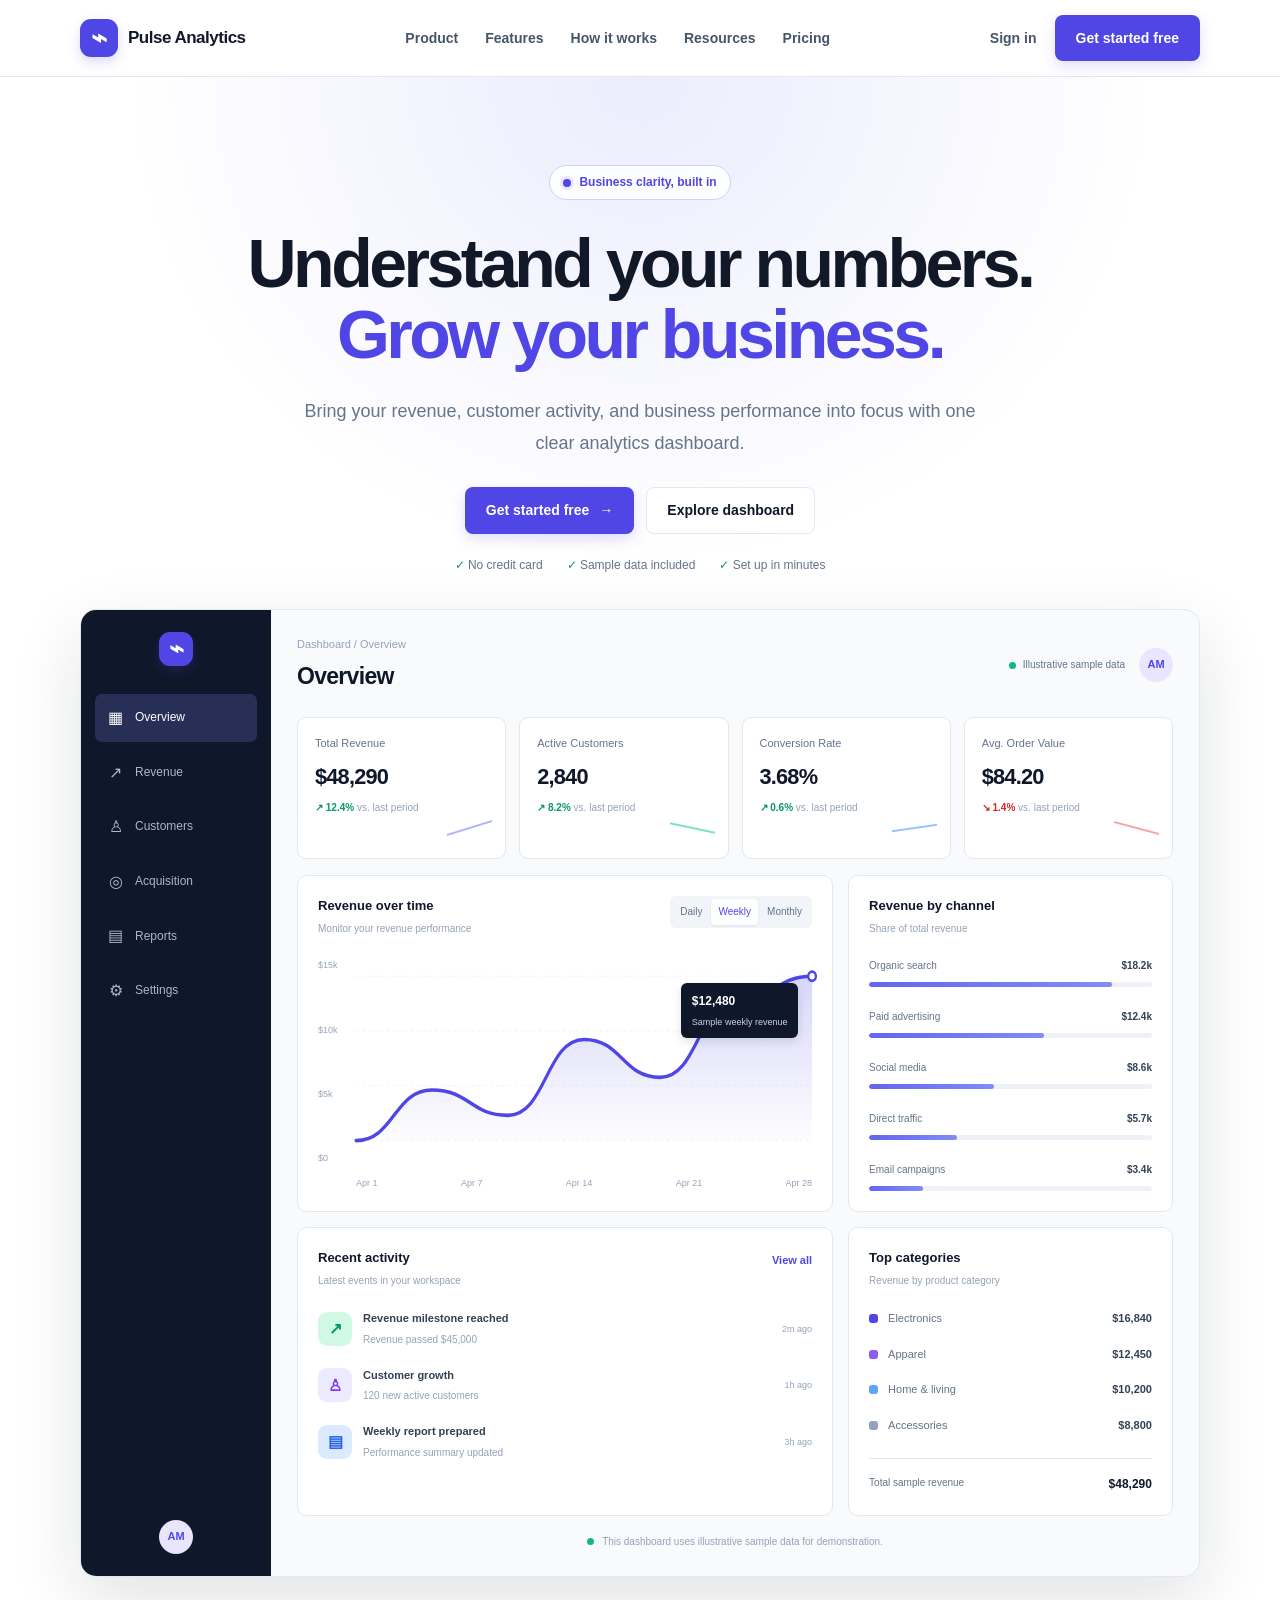
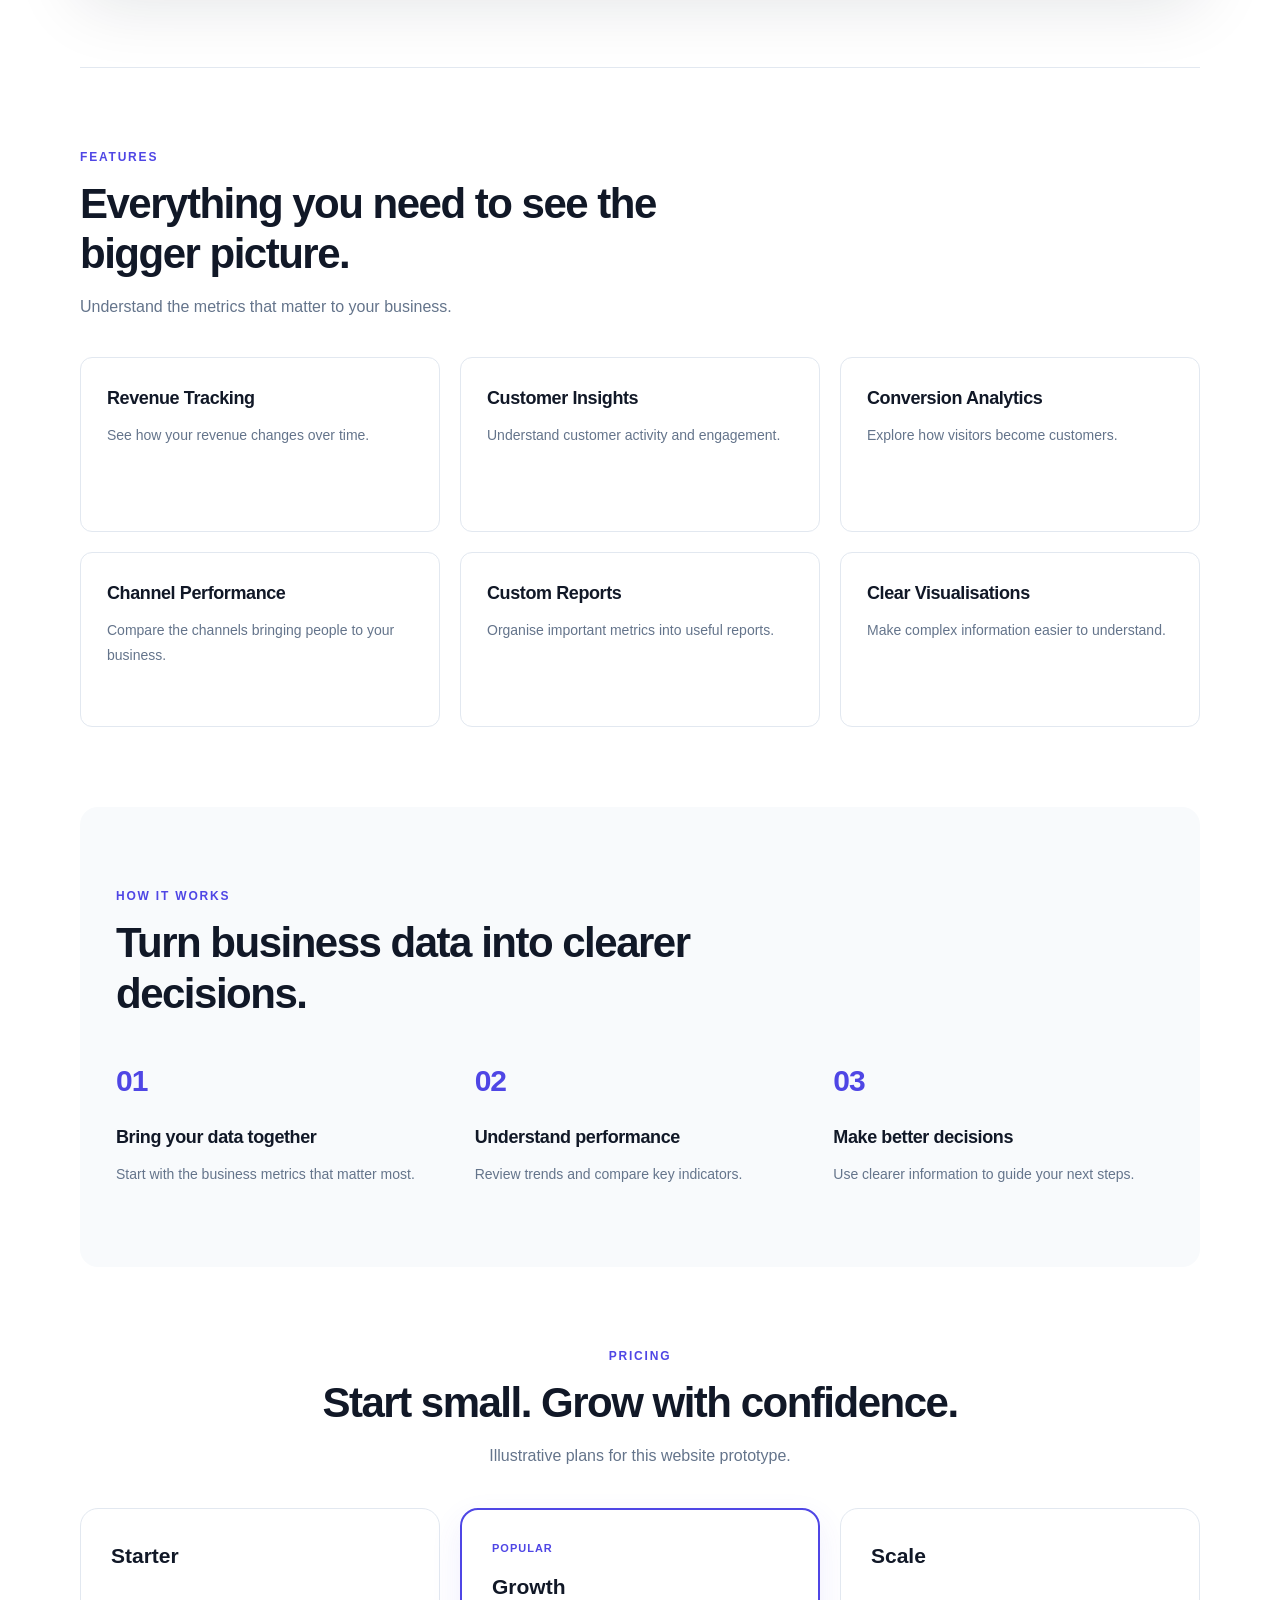
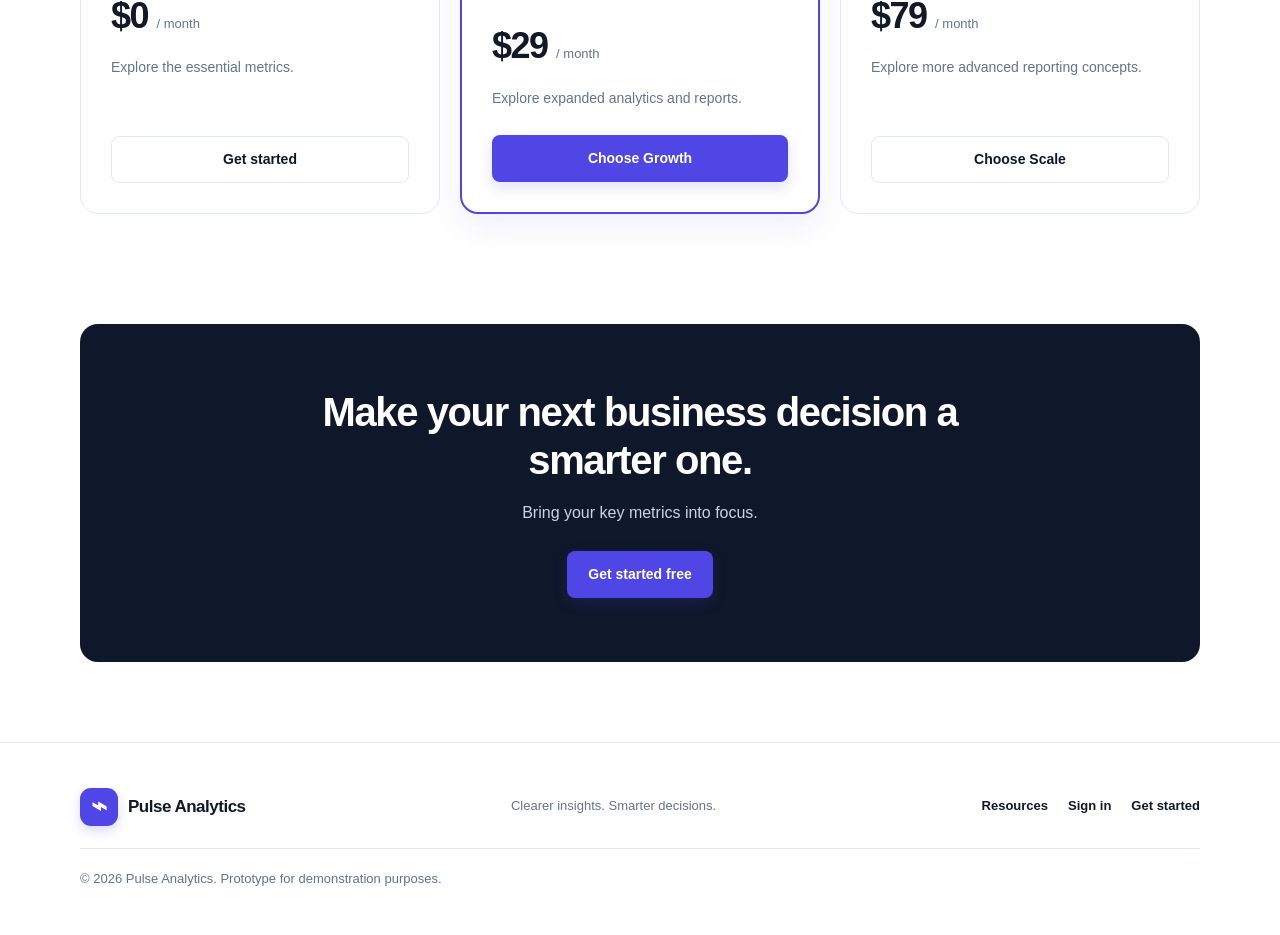
<file: index.html>
<!doctype html>
<html lang="en">
  <head>
    <meta charset="UTF-8" />
    <meta name="viewport" content="width=device-width, initial-scale=1.0" />
    <meta
      name="description"
      content="Pulse Analytics helps businesses understand revenue, customers, and performance through clear analytics."
    />

    <title>Pulse Analytics | Understand Your Numbers</title>

    <link rel="stylesheet" href="style.css" />
    <script src="script.js" defer></script>
  </head>

  <body>
    <header class="site-header">
      <nav class="navbar container" aria-label="Main navigation">
        <a href="index.html" class="brand">
          <span class="brand-icon" aria-hidden="true">⌁</span>
          <span>Pulse Analytics</span>
        </a>

        <button
          class="menu-toggle"
          type="button"
          aria-label="Open navigation menu"
          aria-expanded="false"
          aria-controls="primary-navigation"
        >
          <span></span>
          <span></span>
          <span></span>
        </button>

        <div class="nav-links" id="primary-navigation">
          <a href="#product">Product</a>
          <a href="#features">Features</a>
          <a href="#how-it-works">How it works</a>
          <a href="resources/index.html">Resources</a>
          <a href="#pricing">Pricing</a>
        </div>

        <div class="nav-actions">
          <a href="login.html" class="sign-in-link" target="_blank" rel="noopener noreferrer">Sign in</a>
          <a href="signup.html" class="button button-primary" target="_blank" rel="noopener noreferrer">
            Get started free
          </a>
        </div>
      </nav>
    </header>

    <main>
      <section class="hero container" id="product">
        <div class="hero-badge">
          <span class="status-dot" aria-hidden="true"></span>
          Business clarity, built in
        </div>

        <h1>
          Understand your numbers.
          <span>Grow your business.</span>
        </h1>

        <p class="hero-description">
          Bring your revenue, customer activity, and business performance into
          focus with one clear analytics dashboard.
        </p>

        <div class="hero-actions">
          <a href="signup.html" class="button button-primary" target="_blank" rel="noopener noreferrer">
            Get started free <span aria-hidden="true">→</span>
          </a>

          <a href="#dashboard" class="button button-secondary">
            Explore dashboard
          </a>
        </div>

        <div class="hero-benefits">
          <span>✓ No credit card</span>
          <span>✓ Sample data included</span>
          <span>✓ Set up in minutes</span>
        </div>
      </section>

      <section class="dashboard-section container" id="dashboard">
        <div class="dashboard-app">
          <!-- Dashboard sidebar -->
          <aside class="dashboard-sidebar" aria-label="Dashboard navigation">
            <a
              href="#dashboard"
              class="dashboard-brand"
              aria-label="Pulse dashboard"
            >
              <span class="brand-icon">⌁</span>
            </a>

            <nav class="dashboard-nav">
              <a
                href="#overview"
                class="dashboard-nav-link active"
                data-view="Overview"
                aria-current="page"
              >
                <span>▦</span><span class="sidebar-label">Overview</span>
              </a>
              <a href="#revenue" class="dashboard-nav-link" data-view="Revenue">
                <span>↗</span><span class="sidebar-label">Revenue</span>
              </a>
              <a
                href="#customers"
                class="dashboard-nav-link"
                data-view="Customers"
              >
                <span>♙</span><span class="sidebar-label">Customers</span>
              </a>
              <a
                href="#acquisition"
                class="dashboard-nav-link"
                data-view="Acquisition"
              >
                <span>◎</span><span class="sidebar-label">Acquisition</span>
              </a>
              <a href="#reports" class="dashboard-nav-link" data-view="Reports">
                <span>▤</span><span class="sidebar-label">Reports</span>
              </a>
              <a
                href="#settings"
                class="dashboard-nav-link"
                data-view="Settings"
              >
                <span>⚙</span><span class="sidebar-label">Settings</span>
              </a>
            </nav>

            <div class="sidebar-bottom">
              <span class="sidebar-avatar">AM</span>
            </div>
          </aside>

          <!-- Main dashboard -->
          <div class="dashboard-main" id="overview">
            <div class="dashboard-topbar">
              <div>
                <p class="dashboard-breadcrumb">Dashboard / Overview</p>
                <h2 class="dashboard-title" id="dashboard-heading">Overview</h2>
              </div>

              <div class="dashboard-topbar-actions">
                <span class="sample-data-label">
                  <span class="sample-data-dot"></span>
                  Illustrative sample data
                </span>

                <button
                  class="dashboard-avatar"
                  type="button"
                  aria-label="Sample account: Alex Morgan"
                >
                  AM
                </button>
              </div>
            </div>

            <!-- KPI cards -->
            <div class="kpi-grid">
              <article class="kpi-card">
                <p class="kpi-label">Total Revenue</p>
                <h3 class="kpi-value">$48,290</h3>
                <p class="kpi-change positive">
                  ↗ 12.4% <span>vs. last period</span>
                </p>
                <div
                  class="kpi-sparkline sparkline-one"
                  aria-hidden="true"
                ></div>
              </article>

              <article class="kpi-card" id="customers">
                <p class="kpi-label">Active Customers</p>
                <h3 class="kpi-value">2,840</h3>
                <p class="kpi-change positive">
                  ↗ 8.2% <span>vs. last period</span>
                </p>
                <div
                  class="kpi-sparkline sparkline-two"
                  aria-hidden="true"
                ></div>
              </article>

              <article class="kpi-card">
                <p class="kpi-label">Conversion Rate</p>
                <h3 class="kpi-value">3.68%</h3>
                <p class="kpi-change positive">
                  ↗ 0.6% <span>vs. last period</span>
                </p>
                <div
                  class="kpi-sparkline sparkline-three"
                  aria-hidden="true"
                ></div>
              </article>

              <article class="kpi-card">
                <p class="kpi-label">Avg. Order Value</p>
                <h3 class="kpi-value">$84.20</h3>
                <p class="kpi-change negative">
                  ↘ 1.4% <span>vs. last period</span>
                </p>
                <div
                  class="kpi-sparkline sparkline-four"
                  aria-hidden="true"
                ></div>
              </article>
            </div>

            <!-- Charts -->
            <div class="dashboard-chart-grid">
              <article class="dashboard-panel revenue-panel" id="revenue">
                <div class="panel-header">
                  <div>
                    <h3>Revenue over time</h3>
                    <p>Monitor your revenue performance</p>
                  </div>

                  <div class="chart-periods" aria-label="Revenue chart period">
                    <button type="button" data-period="daily">Daily</button>
                    <button
                      type="button"
                      data-period="weekly"
                      class="selected"
                      aria-pressed="true"
                    >
                      Weekly
                    </button>
                    <button
                      type="button"
                      data-period="monthly"
                      aria-pressed="false"
                    >
                      Monthly
                    </button>
                  </div>
                </div>

                <div class="revenue-chart-wrap">
                  <div class="chart-y-labels" aria-hidden="true">
                    <span>$15k</span>
                    <span>$10k</span>
                    <span>$5k</span>
                    <span>$0</span>
                  </div>

                  <div class="revenue-chart">
                    <svg
                      id="revenue-chart"
                      viewBox="0 0 600 230"
                      role="img"
                      aria-label="Illustrative revenue line chart for the selected period"
                      preserveAspectRatio="none"
                    >
                      <defs>
                        <linearGradient
                          id="revenue-fill"
                          x1="0"
                          y1="0"
                          x2="0"
                          y2="1"
                        >
                          <stop
                            offset="0%"
                            stop-color="#4f46e5"
                            stop-opacity="0.22"
                          />
                          <stop
                            offset="100%"
                            stop-color="#4f46e5"
                            stop-opacity="0.01"
                          />
                        </linearGradient>
                      </defs>

                      <g class="chart-grid-lines">
                        <line x1="0" y1="20" x2="600" y2="20" />
                        <line x1="0" y1="80" x2="600" y2="80" />
                        <line x1="0" y1="140" x2="600" y2="140" />
                        <line x1="0" y1="200" x2="600" y2="200" />
                      </g>

                      <path
                        id="revenue-area"
                        d="M0,165 C40,155 45,120 90,135 S145,165 195,110 S260,145 315,120 S370,65 420,90 S480,55 520,65 S570,35 600,40 L600,200 L0,200 Z"
                        fill="url(#revenue-fill)"
                      />

                      <path
                        id="revenue-line"
                        d="M0,165 C40,155 45,120 90,135 S145,165 195,110 S260,145 315,120 S370,65 420,90 S480,55 520,65 S570,35 600,40"
                        fill="none"
                        stroke="#4f46e5"
                        stroke-width="4"
                        stroke-linecap="round"
                        stroke-linejoin="round"
                      />

                      <circle
                        id="revenue-point"
                        cx="600"
                        cy="40"
                        r="5"
                        fill="#ffffff"
                        stroke="#4f46e5"
                        stroke-width="3"
                      />
                    </svg>

                    <div class="chart-tooltip" id="chart-tooltip">
                      <strong>$12,480</strong>
                      <span>Sample revenue</span>
                    </div>
                  </div>

                  <div class="chart-x-labels" id="chart-x-labels">
                    <span>Apr 1</span>
                    <span>Apr 7</span>
                    <span>Apr 14</span>
                    <span>Apr 21</span>
                    <span>Apr 28</span>
                  </div>
                </div>
              </article>

              <article class="dashboard-panel channel-panel" id="acquisition">
                <div class="panel-header">
                  <div>
                    <h3>Revenue by channel</h3>
                    <p>Share of total revenue</p>
                  </div>
                </div>

                <div class="channel-list">
                  <div class="channel-item">
                    <div class="channel-info">
                      <span>Organic search</span>
                      <strong>$18.2k</strong>
                    </div>
                    <div class="channel-track">
                      <span style="width: 86%"></span>
                    </div>
                  </div>

                  <div class="channel-item">
                    <div class="channel-info">
                      <span>Paid advertising</span>
                      <strong>$12.4k</strong>
                    </div>
                    <div class="channel-track">
                      <span style="width: 62%"></span>
                    </div>
                  </div>

                  <div class="channel-item">
                    <div class="channel-info">
                      <span>Social media</span>
                      <strong>$8.6k</strong>
                    </div>
                    <div class="channel-track">
                      <span style="width: 44%"></span>
                    </div>
                  </div>

                  <div class="channel-item">
                    <div class="channel-info">
                      <span>Direct traffic</span>
                      <strong>$5.7k</strong>
                    </div>
                    <div class="channel-track">
                      <span style="width: 31%"></span>
                    </div>
                  </div>

                  <div class="channel-item">
                    <div class="channel-info">
                      <span>Email campaigns</span>
                      <strong>$3.4k</strong>
                    </div>
                    <div class="channel-track">
                      <span style="width: 19%"></span>
                    </div>
                  </div>
                </div>
              </article>

              <!-- Recent activity -->
              <article class="dashboard-panel activity-panel" id="reports">
                <div class="panel-header">
                  <div>
                    <h3>Recent activity</h3>
                    <p>Latest events in your workspace</p>
                  </div>
                  <button
                    type="button"
                    class="panel-text-button"
                    id="view-activity"
                  >
                    View all
                  </button>
                </div>

                <div class="activity-list">
                  <div class="activity-item">
                    <span class="activity-icon activity-green">↗</span>
                    <div class="activity-copy">
                      <strong>Revenue milestone reached</strong>
                      <span>Revenue passed $45,000</span>
                    </div>
                    <time>2m ago</time>
                  </div>

                  <div class="activity-item">
                    <span class="activity-icon activity-purple">♙</span>
                    <div class="activity-copy">
                      <strong>Customer growth</strong>
                      <span>120 new active customers</span>
                    </div>
                    <time>1h ago</time>
                  </div>

                  <div class="activity-item">
                    <span class="activity-icon activity-blue">▤</span>
                    <div class="activity-copy">
                      <strong>Weekly report prepared</strong>
                      <span>Performance summary updated</span>
                    </div>
                    <time>3h ago</time>
                  </div>
                </div>

                <p
                  class="activity-feedback"
                  id="activity-feedback"
                  aria-live="polite"
                ></p>
              </article>

              <!-- Top categories -->
              <article class="dashboard-panel categories-panel">
                <div class="panel-header">
                  <div>
                    <h3>Top categories</h3>
                    <p>Revenue by product category</p>
                  </div>
                </div>

                <div class="category-list">
                  <div class="category-item">
                    <span class="category-color category-indigo"></span>
                    <span class="category-name">Electronics</span>
                    <strong>$16,840</strong>
                  </div>

                  <div class="category-item">
                    <span class="category-color category-violet"></span>
                    <span class="category-name">Apparel</span>
                    <strong>$12,450</strong>
                  </div>

                  <div class="category-item">
                    <span class="category-color category-blue"></span>
                    <span class="category-name">Home & living</span>
                    <strong>$10,200</strong>
                  </div>

                  <div class="category-item">
                    <span class="category-color category-slate"></span>
                    <span class="category-name">Accessories</span>
                    <strong>$8,800</strong>
                  </div>
                </div>

                <div class="category-total">
                  <span>Total sample revenue</span>
                  <strong>$48,290</strong>
                </div>
              </article>
            </div>

            <div class="dashboard-footer-note">
              <span class="sample-data-dot"></span>
              This dashboard uses illustrative sample data for demonstration.
            </div>
          </div>
        </div>
      </section>

      <section class="features-section container" id="features">
        <p class="section-eyebrow">FEATURES</p>
        <h2>Everything you need to see the bigger picture.</h2>
        <p class="section-description">
          Understand the metrics that matter to your business.
        </p>

        <div class="feature-grid">
          <article class="feature-card">
            <h3>Revenue Tracking</h3>
            <p>See how your revenue changes over time.</p>
          </article>

          <article class="feature-card">
            <h3>Customer Insights</h3>
            <p>Understand customer activity and engagement.</p>
          </article>

          <article class="feature-card">
            <h3>Conversion Analytics</h3>
            <p>Explore how visitors become customers.</p>
          </article>

          <article class="feature-card">
            <h3>Channel Performance</h3>
            <p>Compare the channels bringing people to your business.</p>
          </article>

          <article class="feature-card">
            <h3>Custom Reports</h3>
            <p>Organise important metrics into useful reports.</p>
          </article>

          <article class="feature-card">
            <h3>Clear Visualisations</h3>
            <p>Make complex information easier to understand.</p>
          </article>
        </div>
      </section>

      <section class="how-section container" id="how-it-works">
        <p class="section-eyebrow">HOW IT WORKS</p>
        <h2>Turn business data into clearer decisions.</h2>

        <div class="steps-grid">
          <article class="step-card">
            <span class="step-number">01</span>
            <h3>Bring your data together</h3>
            <p>Start with the business metrics that matter most.</p>
          </article>

          <article class="step-card">
            <span class="step-number">02</span>
            <h3>Understand performance</h3>
            <p>Review trends and compare key indicators.</p>
          </article>

          <article class="step-card">
            <span class="step-number">03</span>
            <h3>Make better decisions</h3>
            <p>Use clearer information to guide your next steps.</p>
          </article>
        </div>
      </section>

      <section class="pricing-section container" id="pricing">
        <p class="section-eyebrow">PRICING</p>
        <h2>Start small. Grow with confidence.</h2>
        <p class="section-description">
          Illustrative plans for this website prototype.
        </p>

        <div class="pricing-grid">
          <article class="pricing-card">
            <h3>Starter</h3>
            <p class="price">$0 <span>/ month</span></p>
            <p>Explore the essential metrics.</p>
            <a href="signup.html" class="button button-secondary" target="_blank" rel="noopener noreferrer">
              Get started
            </a>
          </article>

          <article class="pricing-card pricing-card-featured">
            <p class="plan-label">POPULAR</p>
            <h3>Growth</h3>
            <p class="price">$29 <span>/ month</span></p>
            <p>Explore expanded analytics and reports.</p>
            <a href="signup.html" class="button button-primary" target="_blank" rel="noopener noreferrer">
              Choose Growth
            </a>
          </article>

          <article class="pricing-card">
            <h3>Scale</h3>
            <p class="price">$79 <span>/ month</span></p>
            <p>Explore more advanced reporting concepts.</p>
            <a href="signup.html" class="button button-secondary" target="_blank" rel="noopener noreferrer">
              Choose Scale
            </a>
          </article>
        </div>
      </section>

      <section class="final-cta container">
        <h2>Make your next business decision a smarter one.</h2>
        <p>Bring your key metrics into focus.</p>
        <a href="signup.html" class="button button-primary" target="_blank" rel="noopener noreferrer">
          Get started free
        </a>
      </section>
    </main>

    <footer class="site-footer">
      <div class="container footer-content">
        <a href="index.html" class="brand">
          <span class="brand-icon" aria-hidden="true">⌁</span>
          <span>Pulse Analytics</span>
        </a>

        <p>Clearer insights. Smarter decisions.</p>

        <div class="footer-links">
          <a href="resources/index.html">Resources</a>
          <a href="login.html" target="_blank" rel="noopener noreferrer">Sign in</a>
          <a href="signup.html" target="_blank" rel="noopener noreferrer">Get started</a>
        </div>

        <p class="copyright">
          © <span id="current-year"></span> Pulse Analytics. Prototype for
          demonstration purposes.
        </p>
      </div>
    </footer>
  </body>
</html>
</file>
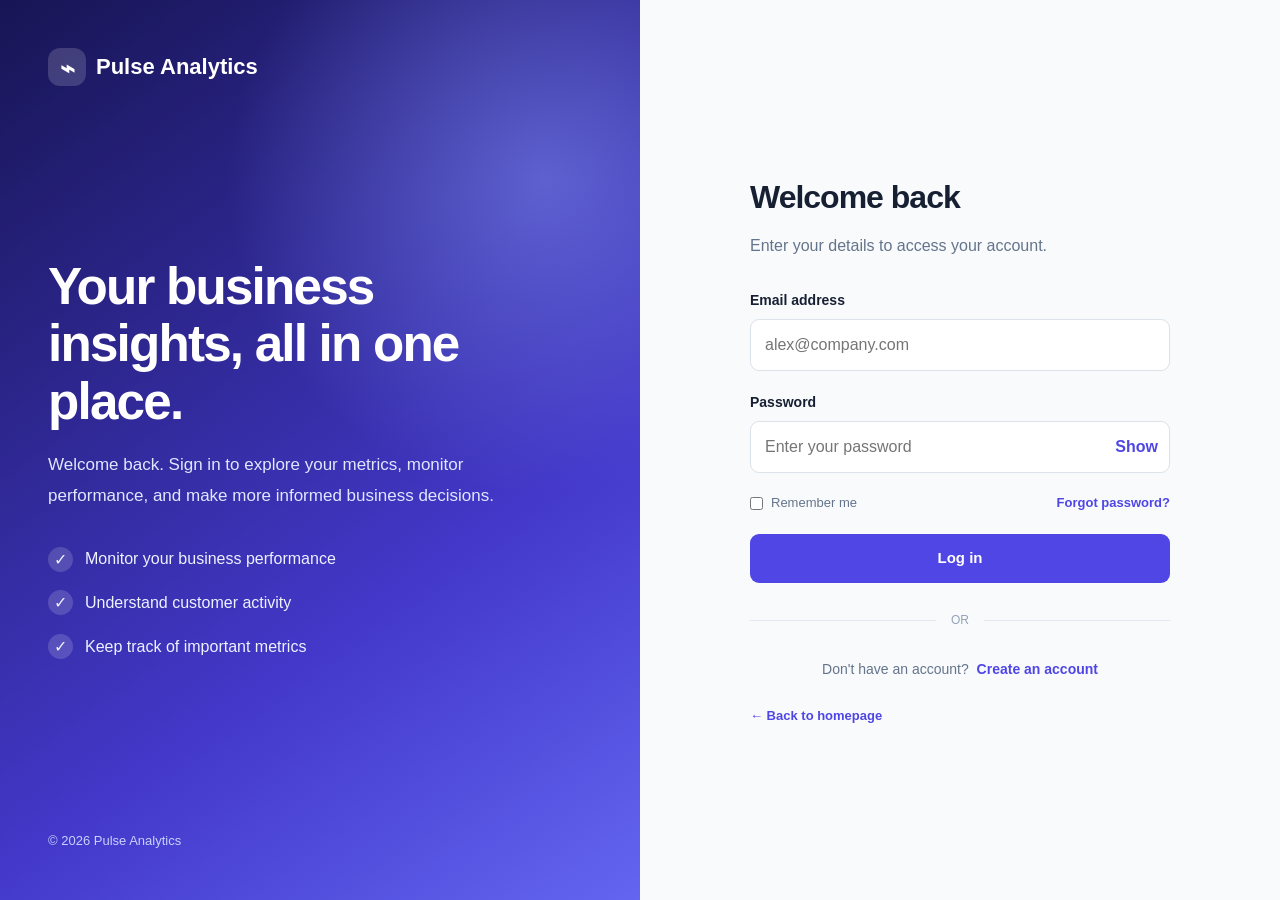
<file: login.html>
<!DOCTYPE html>
<html lang="en">
  <head>
    <meta charset="UTF-8" />
    <meta name="viewport" content="width=device-width, initial-scale=1.0" />

    <meta
      name="description"
      content="Log in to your Pulse Analytics account."
    />

    <title>Log In | Pulse Analytics</title>

    <link rel="stylesheet" href="style.css" />

    <style>
      * {
        box-sizing: border-box;
      }

      body {
        margin: 0;
        font-family: Arial, Helvetica, sans-serif;
        background: #f8fafc;
        color: #172033;
      }

      .auth-page {
        min-height: 100vh;
        display: grid;
        grid-template-columns: 1fr 1fr;
      }

      /* Left promotional panel */

      .auth-visual {
        display: flex;
        flex-direction: column;
        justify-content: space-between;
        padding: 48px;
        color: white;
        background:
          radial-gradient(
            circle at 85% 20%,
            rgba(129, 140, 248, 0.55),
            transparent 35%
          ),
          linear-gradient(145deg, #171554, #4338ca 65%, #6366f1);
      }

      .auth-brand {
        display: inline-flex;
        align-items: center;
        gap: 10px;
        color: inherit;
        text-decoration: none;
        font-size: 22px;
        font-weight: 700;
      }

      .auth-brand-icon {
        display: grid;
        place-items: center;
        width: 38px;
        height: 38px;
        border-radius: 12px;
        background: rgba(255, 255, 255, 0.16);
        font-size: 25px;
      }

      .auth-visual-content {
        max-width: 470px;
        margin: 70px 0;
      }

      .auth-visual-content h1 {
        margin: 0 0 20px;
        font-size: clamp(36px, 4vw, 54px);
        line-height: 1.12;
        letter-spacing: -1.8px;
      }

      .auth-visual-content p {
        color: #e0e7ff;
        font-size: 17px;
        line-height: 1.8;
      }

      .auth-benefits {
        display: grid;
        gap: 18px;
        margin-top: 35px;
      }

      .auth-benefit {
        display: flex;
        align-items: center;
        gap: 12px;
        color: #eef2ff;
      }

      .benefit-check {
        display: grid;
        place-items: center;
        width: 25px;
        height: 25px;
        flex-shrink: 0;
        border-radius: 50%;
        background: rgba(255, 255, 255, 0.16);
      }

      .auth-visual-footer {
        color: #c7d2fe;
        font-size: 13px;
      }

      /* Login form */

      .auth-form-side {
        display: grid;
        place-items: center;
        padding: 48px 24px;
      }

      .auth-form-container {
        width: 100%;
        max-width: 420px;
      }

      .mobile-brand {
        display: none;
        margin-bottom: 36px;
        color: #312e81;
      }

      .auth-heading {
        margin-bottom: 30px;
      }

      .auth-heading h2 {
        margin: 0 0 10px;
        font-size: 32px;
        letter-spacing: -1px;
      }

      .auth-heading p {
        margin: 0;
        color: #64748b;
        line-height: 1.6;
      }

      .auth-form {
        display: grid;
        gap: 20px;
      }

      .form-field {
        display: grid;
        gap: 8px;
      }

      .form-field label {
        font-size: 14px;
        font-weight: 600;
      }

      .form-field input {
        width: 100%;
        min-height: 48px;
        padding: 12px 14px;
        border: 1px solid #dbe2ea;
        border-radius: 9px;
        outline: none;
        background: white;
        color: #172033;
        font: inherit;
        transition:
          border-color 0.2s,
          box-shadow 0.2s;
      }

      .form-field input:focus {
        border-color: #6366f1;
        box-shadow: 0 0 0 3px rgba(99, 102, 241, 0.13);
      }

      .password-wrapper {
        position: relative;
      }

      .password-wrapper input {
        padding-right: 72px;
      }

      .password-toggle {
        position: absolute;
        top: 50%;
        right: 12px;
        transform: translateY(-50%);
        border: 0;
        background: transparent;
        color: #4f46e5;
        cursor: pointer;
        font-weight: 600;
      }

      .form-row {
        display: flex;
        align-items: center;
        justify-content: space-between;
        flex-wrap: wrap;
        gap: 12px;
        font-size: 13px;
      }

      .remember-option {
        display: inline-flex;
        align-items: center;
        gap: 8px;
        color: #64748b;
      }

      .remember-option input {
        accent-color: #4f46e5;
      }

      .auth-link {
        color: #4f46e5;
        font-weight: 600;
        text-decoration: none;
      }

      .auth-link:hover {
        text-decoration: underline;
      }

      .auth-submit {
        width: 100%;
        min-height: 49px;
        border: 0;
        border-radius: 9px;
        background: #4f46e5;
        color: white;
        font-size: 15px;
        font-weight: 700;
        cursor: pointer;
        transition:
          background 0.2s,
          transform 0.2s;
      }

      .auth-submit:hover {
        background: #4338ca;
        transform: translateY(-1px);
      }

      .auth-submit:focus-visible,
      .password-toggle:focus-visible {
        outline: 3px solid #a5b4fc;
        outline-offset: 3px;
      }

      .auth-divider {
        display: flex;
        align-items: center;
        gap: 15px;
        margin: 28px 0;
        color: #94a3b8;
        font-size: 12px;
      }

      .auth-divider::before,
      .auth-divider::after {
        content: "";
        flex: 1;
        height: 1px;
        background: #e2e8f0;
      }

      .auth-switch {
        color: #64748b;
        font-size: 14px;
        text-align: center;
      }

      .auth-switch a {
        margin-left: 4px;
      }

      .auth-back-link {
        display: inline-block;
        margin-top: 26px;
        color: #4f46e5;
        font-size: 13px;
        font-weight: 600;
        text-decoration: none;
      }

      .form-message {
        margin: 0;
        color: #b91c1c;
        font-size: 13px;
        line-height: 1.6;
      }

      .form-message:empty {
        display: none;
      }

      /* Responsive layout */

      @media (max-width: 850px) {
        .auth-page {
          grid-template-columns: 1fr;
        }

        .auth-visual {
          display: none;
        }

        .auth-form-side {
          padding: 40px 24px;
        }

        .auth-form-container {
          max-width: 460px;
        }

        .mobile-brand {
          display: inline-flex;
          align-items: center;
          gap: 10px;
          font-size: 21px;
          font-weight: 700;
          text-decoration: none;
        }
      }

      @media (max-width: 480px) {
        .auth-form-side {
          padding: 28px 20px;
        }

        .auth-heading h2 {
          font-size: 28px;
        }
      }
    </style>
  </head>

  <body>
    <main class="auth-page">
      <!-- Left panel -->
      <aside class="auth-visual">
        <a href="index.html" class="auth-brand">
          <span class="auth-brand-icon">⌁</span>
          <span>Pulse Analytics</span>
        </a>

        <div class="auth-visual-content">
          <h1>Your business insights, all in one place.</h1>

          <p>
            Welcome back. Sign in to explore your metrics, monitor performance,
            and make more informed business decisions.
          </p>

          <div class="auth-benefits">
            <div class="auth-benefit">
              <span class="benefit-check">✓</span>
              <span>Monitor your business performance</span>
            </div>

            <div class="auth-benefit">
              <span class="benefit-check">✓</span>
              <span>Understand customer activity</span>
            </div>

            <div class="auth-benefit">
              <span class="benefit-check">✓</span>
              <span>Keep track of important metrics</span>
            </div>
          </div>
        </div>

        <div class="auth-visual-footer">
          © <span id="current-year"></span> Pulse Analytics
        </div>
      </aside>

      <!-- Login form -->
      <section class="auth-form-side">
        <div class="auth-form-container">
          <a href="index.html" class="auth-brand mobile-brand">
            <span class="auth-brand-icon">⌁</span>
            <span>Pulse Analytics</span>
          </a>

          <header class="auth-heading">
            <h2>Welcome back</h2>
            <p>Enter your details to access your account.</p>
          </header>

          <form class="auth-form" id="login-form">
            <div class="form-field">
              <label for="email">Email address</label>
              <input
                type="email"
                id="email"
                name="email"
                placeholder="alex@company.com"
                autocomplete="email"
                required
              />
            </div>

            <div class="form-field">
              <label for="password">Password</label>

              <div class="password-wrapper">
                <input
                  type="password"
                  id="password"
                  name="password"
                  placeholder="Enter your password"
                  autocomplete="current-password"
                  required
                />

                <button
                  type="button"
                  class="password-toggle"
                  id="toggle-password"
                  aria-controls="password"
                  aria-pressed="false"
                >
                  Show
                </button>
              </div>
            </div>

            <div class="form-row">
              <label class="remember-option">
                <input type="checkbox" name="remember" />
                Remember me
              </label>

              <a href="#" class="auth-link" id="forgot-password">
                Forgot password?
              </a>
            </div>

            <p
              class="form-message"
              id="form-message"
              role="status"
              aria-live="polite"
            ></p>

            <button type="submit" class="auth-submit">Log in</button>
          </form>

          <div class="auth-divider">OR</div>

          <p class="auth-switch">
            Don't have an account?
            <a href="signup.html" class="auth-link" target="_blank" rel="noopener noreferrer">Create an account</a>
          </p>

          <a href="index.html" class="auth-back-link">
            ← Back to homepage
          </a>
        </div>
      </section>
    </main>

    <script>
      const loginForm = document.querySelector("#login-form");
      const passwordInput = document.querySelector("#password");
      const togglePassword = document.querySelector("#toggle-password");
      const formMessage = document.querySelector("#form-message");
      const forgotPassword = document.querySelector("#forgot-password");

      document.querySelector("#current-year").textContent =
        new Date().getFullYear();

      // Show or hide password
      togglePassword.addEventListener("click", () => {
        const isPassword = passwordInput.type === "password";

        passwordInput.type = isPassword ? "text" : "password";
        togglePassword.textContent = isPassword ? "Hide" : "Show";
        togglePassword.setAttribute("aria-pressed", String(isPassword));
      });

      // Front-end login form validation
      loginForm.addEventListener("submit", (event) => {
        event.preventDefault();
        formMessage.style.color = "#92400e";

        if (!loginForm.checkValidity()) {
          loginForm.reportValidity();
          return;
        }

        formMessage.textContent =
          "The form is valid, but login is not connected yet. Connect an authentication service to sign in securely.";
      });

      // Password recovery placeholder
      forgotPassword.addEventListener("click", (event) => {
        event.preventDefault();
        formMessage.style.color = "#92400e";
        formMessage.textContent =
          "Password recovery is not configured yet. A recovery page and authentication service are needed.";
      });
    </script>
  </body>
</html>
</file>
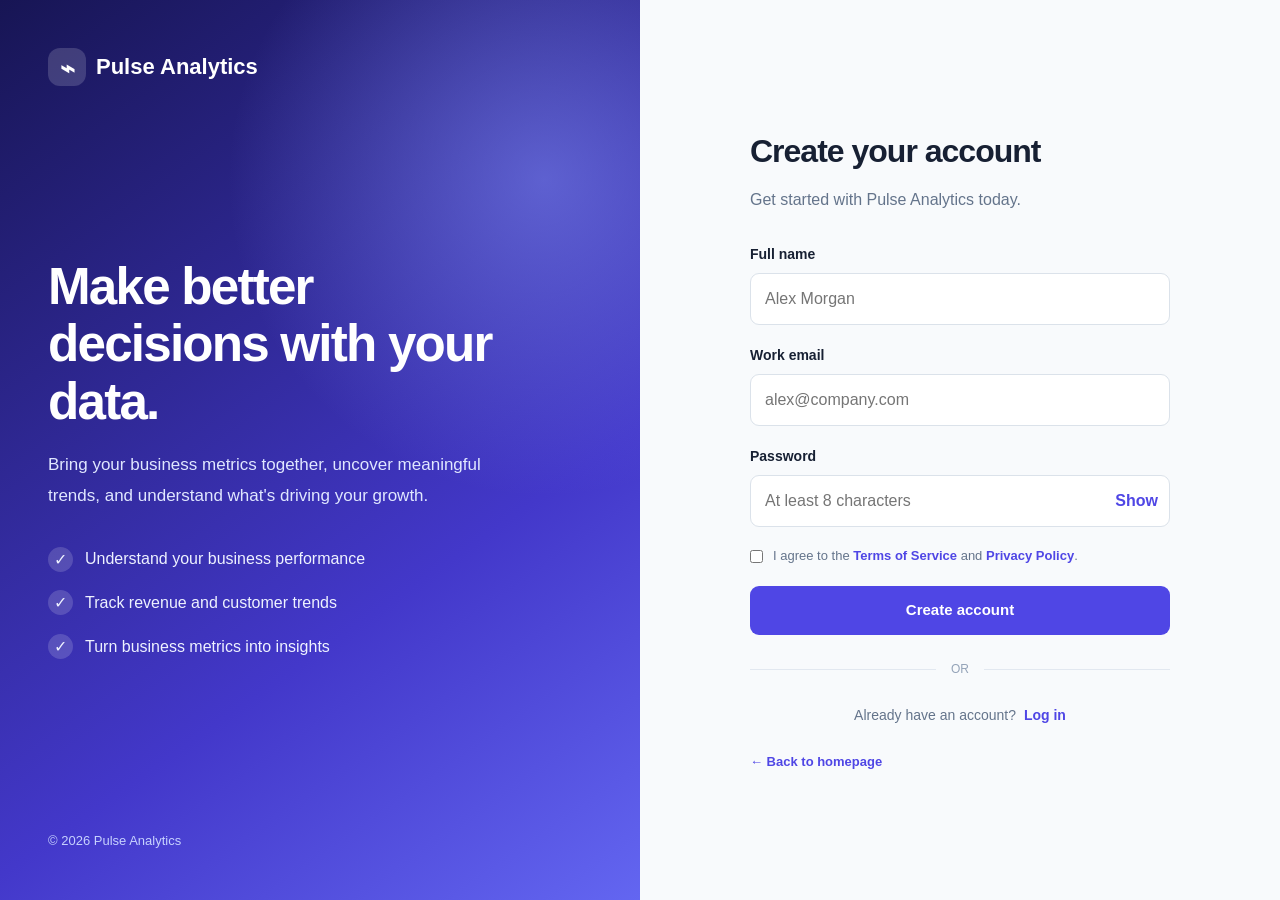
<file: signup.html>
<!DOCTYPE html>
<html lang="en">
  <head>
    <meta charset="UTF-8" />
    <meta name="viewport" content="width=device-width, initial-scale=1.0" />
    <meta
      name="description"
      content="Create your Pulse Analytics account."
    />
    <title>Create Account | Pulse Analytics</title>

    <link rel="stylesheet" href="style.css" />

    <style>
      * {
        box-sizing: border-box;
      }

      body {
        margin: 0;
        font-family: Arial, Helvetica, sans-serif;
        background: #f8fafc;
        color: #172033;
      }

      .auth-page {
        min-height: 100vh;
        display: grid;
        grid-template-columns: 1fr 1fr;
      }

      .auth-visual {
        display: flex;
        flex-direction: column;
        justify-content: space-between;
        padding: 48px;
        color: white;
        background:
          radial-gradient(
            circle at 85% 20%,
            rgba(129, 140, 248, 0.55),
            transparent 35%
          ),
          linear-gradient(145deg, #171554, #4338ca 65%, #6366f1);
      }

      .auth-brand {
        display: inline-flex;
        align-items: center;
        gap: 10px;
        color: inherit;
        text-decoration: none;
        font-size: 22px;
        font-weight: 700;
      }

      .auth-brand-icon {
        display: grid;
        place-items: center;
        width: 38px;
        height: 38px;
        border-radius: 12px;
        background: rgba(255, 255, 255, 0.16);
        font-size: 25px;
      }

      .auth-visual-content {
        max-width: 470px;
        margin: 70px 0;
      }

      .auth-visual-content h1 {
        margin: 0 0 20px;
        font-size: clamp(36px, 4vw, 54px);
        line-height: 1.12;
        letter-spacing: -1.8px;
      }

      .auth-visual-content p {
        color: #e0e7ff;
        font-size: 17px;
        line-height: 1.8;
      }

      .auth-benefits {
        display: grid;
        gap: 18px;
        margin-top: 35px;
      }

      .auth-benefit {
        display: flex;
        align-items: center;
        gap: 12px;
        color: #eef2ff;
      }

      .benefit-check {
        display: grid;
        place-items: center;
        width: 25px;
        height: 25px;
        flex-shrink: 0;
        border-radius: 50%;
        background: rgba(255, 255, 255, 0.16);
      }

      .auth-visual-footer {
        color: #c7d2fe;
        font-size: 13px;
      }

      .auth-form-side {
        display: grid;
        place-items: center;
        padding: 48px 24px;
      }

      .auth-form-container {
        width: 100%;
        max-width: 420px;
      }

      .mobile-brand {
        display: none;
        margin-bottom: 36px;
        color: #312e81;
      }

      .auth-heading {
        margin-bottom: 30px;
      }

      .auth-heading h2 {
        margin: 0 0 10px;
        font-size: 32px;
        letter-spacing: -1px;
      }

      .auth-heading p {
        margin: 0;
        color: #64748b;
        line-height: 1.6;
      }

      .auth-form {
        display: grid;
        gap: 19px;
      }

      .form-field {
        display: grid;
        gap: 8px;
      }

      .form-field label {
        font-size: 14px;
        font-weight: 600;
      }

      .form-field input {
        width: 100%;
        min-height: 48px;
        padding: 12px 14px;
        border: 1px solid #dbe2ea;
        border-radius: 9px;
        outline: none;
        background: white;
        color: #172033;
        font: inherit;
        transition:
          border-color 0.2s,
          box-shadow 0.2s;
      }

      .form-field input:focus {
        border-color: #6366f1;
        box-shadow: 0 0 0 3px rgba(99, 102, 241, 0.13);
      }

      .password-wrapper {
        position: relative;
      }

      .password-wrapper input {
        padding-right: 72px;
      }

      .password-toggle {
        position: absolute;
        top: 50%;
        right: 12px;
        transform: translateY(-50%);
        border: 0;
        background: transparent;
        color: #4f46e5;
        cursor: pointer;
        font-weight: 600;
      }

      .form-options {
        display: flex;
        align-items: flex-start;
        gap: 10px;
        color: #64748b;
        font-size: 13px;
        line-height: 1.6;
      }

      .form-options input {
        margin-top: 4px;
        accent-color: #4f46e5;
      }

      .form-options a,
      .auth-switch a,
      .auth-back-link {
        color: #4f46e5;
        font-weight: 600;
        text-decoration: none;
      }

      .form-options a:hover,
      .auth-switch a:hover,
      .auth-back-link:hover {
        text-decoration: underline;
      }

      .auth-submit {
        min-height: 49px;
        width: 100%;
        border: 0;
        border-radius: 9px;
        background: #4f46e5;
        color: white;
        font-size: 15px;
        font-weight: 700;
        cursor: pointer;
        transition:
          background 0.2s,
          transform 0.2s;
      }

      .auth-submit:hover {
        background: #4338ca;
        transform: translateY(-1px);
      }

      .auth-submit:focus-visible,
      .password-toggle:focus-visible {
        outline: 3px solid #a5b4fc;
        outline-offset: 3px;
      }

      .auth-divider {
        display: flex;
        align-items: center;
        gap: 15px;
        margin: 25px 0;
        color: #94a3b8;
        font-size: 12px;
      }

      .auth-divider::before,
      .auth-divider::after {
        content: "";
        flex: 1;
        height: 1px;
        background: #e2e8f0;
      }

      .auth-switch {
        text-align: center;
        color: #64748b;
        font-size: 14px;
      }

      .auth-switch a {
        margin-left: 4px;
      }

      .auth-back-link {
        display: inline-block;
        margin-top: 26px;
        font-size: 13px;
      }

      .form-message {
        margin: 0;
        color: #b91c1c;
        font-size: 13px;
        line-height: 1.5;
      }

      .form-message:empty {
        display: none;
      }

      @media (max-width: 850px) {
        .auth-page {
          grid-template-columns: 1fr;
        }

        .auth-visual {
          display: none;
        }

        .auth-form-side {
          padding: 40px 24px;
        }

        .auth-form-container {
          max-width: 460px;
        }

        .mobile-brand {
          display: inline-flex;
          align-items: center;
          gap: 10px;
          font-size: 21px;
          font-weight: 700;
          text-decoration: none;
        }
      }

      @media (max-width: 480px) {
        .auth-form-side {
          padding: 28px 20px;
        }

        .auth-heading h2 {
          font-size: 28px;
        }
      }
    </style>
  </head>

  <body>
    <main class="auth-page">
      <aside class="auth-visual">
        <a href="index.html" class="auth-brand">
          <span class="auth-brand-icon">⌁</span>
          <span>Pulse Analytics</span>
        </a>

        <div class="auth-visual-content">
          <h1>Make better decisions with your data.</h1>

          <p>
            Bring your business metrics together, uncover meaningful trends,
            and understand what's driving your growth.
          </p>

          <div class="auth-benefits">
            <div class="auth-benefit">
              <span class="benefit-check">✓</span>
              <span>Understand your business performance</span>
            </div>

            <div class="auth-benefit">
              <span class="benefit-check">✓</span>
              <span>Track revenue and customer trends</span>
            </div>

            <div class="auth-benefit">
              <span class="benefit-check">✓</span>
              <span>Turn business metrics into insights</span>
            </div>
          </div>
        </div>

        <div class="auth-visual-footer">
          © <span id="current-year"></span> Pulse Analytics
        </div>
      </aside>

      <section class="auth-form-side">
        <div class="auth-form-container">
          <a href="index.html" class="auth-brand mobile-brand">
            <span class="auth-brand-icon">⌁</span>
            <span>Pulse Analytics</span>
          </a>

          <header class="auth-heading">
            <h2>Create your account</h2>
            <p>Get started with Pulse Analytics today.</p>
          </header>

          <form class="auth-form" id="signup-form">
            <div class="form-field">
              <label for="full-name">Full name</label>
              <input
                type="text"
                id="full-name"
                name="fullName"
                placeholder="Alex Morgan"
                autocomplete="name"
                required
                minlength="2"
              />
            </div>

            <div class="form-field">
              <label for="email">Work email</label>
              <input
                type="email"
                id="email"
                name="email"
                placeholder="alex@company.com"
                autocomplete="email"
                required
              />
            </div>

            <div class="form-field">
              <label for="password">Password</label>
              <div class="password-wrapper">
                <input
                  type="password"
                  id="password"
                  name="password"
                  placeholder="At least 8 characters"
                  autocomplete="new-password"
                  minlength="8"
                  required
                />
                <button
                  class="password-toggle"
                  type="button"
                  id="toggle-password"
                  aria-controls="password"
                  aria-pressed="false"
                >
                  Show
                </button>
              </div>
            </div>

            <div class="form-options">
              <input type="checkbox" id="terms" name="terms" required />
              <label for="terms">
                I agree to the
                <a href="#" id="terms-link">Terms of Service</a>
                and
                <a href="#" id="privacy-link">Privacy Policy</a>.
              </label>
            </div>

            <p
              class="form-message"
              id="form-message"
              role="status"
              aria-live="polite"
            ></p>

            <button class="auth-submit" type="submit">
              Create account
            </button>
          </form>

          <div class="auth-divider">OR</div>

          <p class="auth-switch">
            Already have an account?
            <a href="login.html target="_blank" rel="noopener noreferrer"">Log in</a>
          </p>

          <a href="index.html" class="auth-back-link">
            ← Back to homepage
          </a>
        </div>
      </section>
    </main>

    <script>
      const signupForm = document.querySelector("#signup-form");
      const passwordInput = document.querySelector("#password");
      const togglePassword = document.querySelector("#toggle-password");
      const formMessage = document.querySelector("#form-message");

      document.querySelector("#current-year").textContent =
        new Date().getFullYear();

      togglePassword.addEventListener("click", () => {
        const isPassword = passwordInput.type === "password";

        passwordInput.type = isPassword ? "text" : "password";
        togglePassword.textContent = isPassword ? "Hide" : "Show";
        togglePassword.setAttribute("aria-pressed", String(isPassword));
      });

      signupForm.addEventListener("submit", (event) => {
        event.preventDefault();
        formMessage.textContent = "";

        if (!signupForm.checkValidity()) {
          signupForm.reportValidity();
          return;
        }

        formMessage.textContent =
          "Your form looks good, but account creation isn't connected yet. A backend or authentication service is needed to create your account.";
        formMessage.style.color = "#92400e";
      });

      document.querySelector("#terms-link").addEventListener("click", (event) => {
        event.preventDefault();
        formMessage.textContent =
          "A Terms of Service page still needs to be created.";
        formMessage.style.color = "#92400e";
      });

      document.querySelector("#privacy-link").addEventListener("click", (event) => {
        event.preventDefault();
        formMessage.textContent =
          "A Privacy Policy page still needs to be created.";
        formMessage.style.color = "#92400e";
      });
    </script>
  </body>
</html>
</file>
<file: style.css>
/* ========================================
   1. DESIGN TOKENS AND RESET
======================================== */

:root {
  --primary: #4f46e5;
  --primary-hover: #4338ca;
  --navy: #0f172a;
  --text: #111827;
  --muted: #64748b;
  --background: #f8fafc;
  --white: #ffffff;
  --border: #e2e8f0;
  --success: #059669;

  --radius-sm: 8px;
  --radius-md: 12px;
  --radius-lg: 18px;

  --shadow-card: 0 8px 24px rgba(15, 23, 42, 0.05);
  --container-width: 1120px;
}

* {
  box-sizing: border-box;
  margin: 0;
  padding: 0;
}

html {
  scroll-behavior: smooth;
  scroll-padding-top: 90px;
}

body {
  font-family:
    Inter,
    -apple-system,
    BlinkMacSystemFont,
    "Segoe UI",
    sans-serif;
  color: var(--text);
  background: var(--white);
  line-height: 1.6;
  -webkit-font-smoothing: antialiased;
}

a {
  color: inherit;
  text-decoration: none;
}

button,
input {
  font: inherit;
}

button,
a {
  -webkit-tap-highlight-color: transparent;
}

button:focus-visible,
a:focus-visible {
  outline: 3px solid rgba(79, 70, 229, 0.4);
  outline-offset: 3px;
}

.container {
  width: min(var(--container-width), calc(100% - 48px));
  margin-inline: auto;
}

/* ========================================
   2. BUTTONS
======================================== */

.button {
  display: inline-flex;
  align-items: center;
  justify-content: center;
  gap: 10px;
  min-height: 46px;
  padding: 11px 20px;
  border: 1px solid transparent;
  border-radius: var(--radius-sm);
  font-size: 14px;
  font-weight: 650;
  text-align: center;
  transition:
    background 180ms ease,
    color 180ms ease,
    border-color 180ms ease,
    transform 180ms ease,
    box-shadow 180ms ease;
  cursor: pointer;
}

.button:hover {
  transform: translateY(-1px);
}

.button-primary {
  color: var(--white);
  background: var(--primary);
  box-shadow: 0 5px 14px rgba(79, 70, 229, 0.18);
}

.button-primary:hover {
  background: var(--primary-hover);
  box-shadow: 0 7px 18px rgba(79, 70, 229, 0.24);
}

.button-secondary {
  color: var(--navy);
  background: var(--white);
  border-color: var(--border);
}

.button-secondary:hover {
  background: #f8faff;
  border-color: #c7d2fe;
}

/* ========================================
   3. HEADER AND NAVIGATION
======================================== */

.site-header {
  position: sticky;
  top: 0;
  z-index: 100;
  background: rgba(255, 255, 255, 0.94);
  border-bottom: 1px solid var(--border);
  backdrop-filter: blur(14px);
}

.navbar {
  min-height: 76px;
  display: flex;
  align-items: center;
  justify-content: space-between;
  gap: 28px;
}

.brand {
  display: inline-flex;
  align-items: center;
  gap: 10px;
  flex-shrink: 0;
  font-size: 17px;
  font-weight: 750;
  letter-spacing: -0.5px;
}

.brand-icon {
  display: grid;
  place-items: center;
  width: 38px;
  height: 38px;
  color: var(--white);
  background: var(--primary);
  border-radius: 11px;
  font-size: 27px;
  font-weight: 700;
  line-height: 1;
  box-shadow: 0 5px 12px rgba(79, 70, 229, 0.2);
}

.nav-links {
  display: flex;
  align-items: center;
  gap: 27px;
}

.nav-links a,
.sign-in-link {
  color: #475569;
  font-size: 14px;
  font-weight: 550;
  transition: color 180ms ease;
}

.nav-links a:hover,
.sign-in-link:hover {
  color: var(--primary);
}

.nav-actions {
  display: flex;
  align-items: center;
  gap: 18px;
  flex-shrink: 0;
}

.nav-actions .button {
  min-height: 44px;
}

.menu-toggle {
  display: none;
  width: 42px;
  height: 42px;
  padding: 10px;
  background: var(--white);
  border: 1px solid var(--border);
  border-radius: var(--radius-sm);
  cursor: pointer;
}

.menu-toggle span {
  display: block;
  width: 100%;
  height: 2px;
  margin: 4px 0;
  background: var(--navy);
  border-radius: 2px;
}

/* ========================================
   4. HERO SECTION
======================================== */

.hero {
  display: flex;
  flex-direction: column;
  align-items: center;
  padding-top: 88px;
  padding-bottom: 34px;
  text-align: center;
  background: radial-gradient(
    ellipse at 50% 0%,
    rgba(99, 102, 241, 0.12),
    transparent 65%
  );
}

.hero-badge {
  display: inline-flex;
  align-items: center;
  gap: 8px;
  padding: 7px 13px;
  color: var(--primary);
  background: rgba(255, 255, 255, 0.9);
  border: 1px solid #c7d2fe;
  border-radius: 999px;
  font-size: 12px;
  font-weight: 650;
}

.status-dot {
  width: 8px;
  height: 8px;
  background: var(--primary);
  border-radius: 50%;
  box-shadow: 0 0 0 3px rgba(79, 70, 229, 0.12);
}

.hero h1 {
  max-width: 950px;
  margin-top: 28px;
  font-size: clamp(42px, 5.5vw, 68px);
  font-weight: 800;
  letter-spacing: -3.5px;
  line-height: 1.04;
}

.hero h1 span {
  display: block;
  color: var(--primary);
}

.hero-description {
  max-width: 690px;
  margin-top: 25px;
  color: var(--muted);
  font-size: 18px;
  line-height: 1.8;
}

.hero-actions {
  display: flex;
  flex-wrap: wrap;
  justify-content: center;
  gap: 12px;
  margin-top: 28px;
}

.hero-benefits {
  display: flex;
  flex-wrap: wrap;
  justify-content: center;
  gap: 12px 24px;
  margin-top: 22px;
  color: var(--muted);
  font-size: 12px;
}

.hero-benefits span::first-letter {
  color: var(--success);
}

/* ========================================
   5. DASHBOARD PLACEHOLDER
======================================== */

.dashboard-section {
  padding-bottom: 90px;
}

.dashboard-placeholder {
  min-height: 360px;
  display: flex;
  flex-direction: column;
  align-items: center;
  justify-content: center;
  gap: 8px;
  padding: 30px;
  overflow: hidden;
  background: var(--white);
  border: 1px solid var(--border);
  border-radius: var(--radius-lg);
  box-shadow: 0 25px 70px rgba(15, 23, 42, 0.1);
  text-align: center;
}

.dashboard-placeholder p:first-child {
  color: var(--navy);
  font-weight: 700;
}

.dashboard-placeholder p:last-child {
  color: var(--muted);
  font-size: 14px;
}

/* ========================================
   6. SHARED SECTION STYLES
======================================== */

.features-section,
.how-section,
.pricing-section {
  padding-top: 80px;
  padding-bottom: 80px;
}

.features-section {
  border-top: 1px solid var(--border);
}

.section-eyebrow {
  margin-bottom: 12px;
  color: var(--primary);
  font-size: 12px;
  font-weight: 800;
  letter-spacing: 1.8px;
}

.features-section > h2,
.how-section > h2,
.pricing-section > h2 {
  max-width: 700px;
  font-size: clamp(30px, 4vw, 42px);
  font-weight: 750;
  letter-spacing: -1.5px;
  line-height: 1.2;
}

.section-description {
  margin-top: 14px;
  color: var(--muted);
  font-size: 16px;
}

/* ========================================
   7. FEATURE CARDS
======================================== */

.feature-grid {
  display: grid;
  grid-template-columns: repeat(3, minmax(0, 1fr));
  gap: 20px;
  margin-top: 38px;
}

.feature-card {
  min-height: 175px;
  padding: 26px;
  background: var(--white);
  border: 1px solid var(--border);
  border-radius: var(--radius-md);
  transition:
    transform 180ms ease,
    border-color 180ms ease,
    box-shadow 180ms ease;
}

.feature-card:hover {
  transform: translateY(-4px);
  border-color: #c7d2fe;
  box-shadow: var(--shadow-card);
}

.feature-card h3,
.step-card h3 {
  margin-bottom: 10px;
  font-size: 18px;
  font-weight: 700;
  letter-spacing: -0.4px;
}

.feature-card p,
.step-card p {
  color: var(--muted);
  font-size: 14px;
  line-height: 1.8;
}

/* ========================================
   8. HOW IT WORKS
======================================== */

.how-section {
  background: var(--background);
  border-radius: var(--radius-lg);
  padding-inline: 36px;
}

.steps-grid {
  display: grid;
  grid-template-columns: repeat(3, minmax(0, 1fr));
  gap: 28px;
  margin-top: 38px;
}

.step-number {
  display: inline-block;
  margin-bottom: 18px;
  color: var(--primary);
  font-size: 30px;
  font-weight: 800;
  letter-spacing: -1px;
}

/* ========================================
   9. PRICING
======================================== */

.pricing-section {
  text-align: center;
}

.pricing-section > h2 {
  margin-inline: auto;
}

.pricing-grid {
  display: grid;
  grid-template-columns: repeat(3, minmax(0, 1fr));
  align-items: stretch;
  gap: 20px;
  margin-top: 40px;
  text-align: left;
}

.pricing-card {
  position: relative;
  display: flex;
  flex-direction: column;
  align-items: flex-start;
  padding: 30px;
  border: 1px solid var(--border);
  border-radius: var(--radius-lg);
  background: var(--white);
}

.pricing-card-featured {
  border: 2px solid var(--primary);
  box-shadow: 0 12px 32px rgba(79, 70, 229, 0.09);
}

.plan-label {
  margin-bottom: 12px;
  color: var(--primary);
  font-size: 11px;
  font-weight: 800;
  letter-spacing: 1px;
}

.pricing-card h3 {
  font-size: 21px;
}

.price {
  margin-top: 14px;
  font-size: 36px;
  font-weight: 800;
  letter-spacing: -1.5px;
}

.price span {
  color: var(--muted);
  font-size: 13px;
  font-weight: 450;
  letter-spacing: 0;
}

.pricing-card > p:not(.plan-label):not(.price) {
  margin-top: 12px;
  margin-bottom: 26px;
  color: var(--muted);
  font-size: 14px;
}

.pricing-card .button {
  width: 100%;
  margin-top: auto;
}

/* ========================================
   10. FINAL CALL TO ACTION
======================================== */

.final-cta {
  margin-top: 30px;
  margin-bottom: 80px;
  padding: 64px 32px;
  color: var(--white);
  background: var(--navy);
  border-radius: var(--radius-lg);
  text-align: center;
}

.final-cta h2 {
  max-width: 650px;
  margin-inline: auto;
  font-size: clamp(28px, 4vw, 40px);
  line-height: 1.2;
  letter-spacing: -1.4px;
}

.final-cta p {
  margin-top: 16px;
  margin-bottom: 26px;
  color: #cbd5e1;
}

/* ========================================
   11. FOOTER
======================================== */

.site-footer {
  padding-block: 45px;
  border-top: 1px solid var(--border);
}

.footer-content {
  display: flex;
  flex-wrap: wrap;
  align-items: center;
  justify-content: space-between;
  gap: 22px;
}

.footer-content > p {
  color: var(--muted);
  font-size: 13px;
}

.footer-links {
  display: flex;
  flex-wrap: wrap;
  gap: 20px;
  font-size: 13px;
  font-weight: 550;
}

.footer-links a:hover {
  color: var(--primary);
}

.footer-content .copyright {
  width: 100%;
  padding-top: 20px;
  border-top: 1px solid var(--border);
}

/* ========================================
   12. TABLET RESPONSIVENESS
======================================== */

@media (max-width: 1000px) {
  .navbar {
    gap: 16px;
  }

  .nav-links {
    gap: 16px;
  }

  .nav-links a,
  .sign-in-link {
    font-size: 13px;
  }

  .brand {
    font-size: 15px;
  }

  .nav-actions {
    gap: 12px;
  }

  .nav-actions .button {
    padding-inline: 13px;
  }

  .hero {
    padding-top: 72px;
  }

  .feature-grid {
    grid-template-columns: repeat(2, minmax(0, 1fr));
  }
}

/* ========================================
   13. MOBILE RESPONSIVENESS
======================================== */

@media (max-width: 760px) {
  .container {
    width: min(100% - 32px, var(--container-width));
  }

  .navbar {
    position: relative;
    min-height: 68px;
    flex-wrap: wrap;
    gap: 12px;
  }

  .brand {
    font-size: 15px;
  }

  .brand-icon {
    width: 34px;
    height: 34px;
    font-size: 24px;
  }

  .menu-toggle {
    display: block;
    margin-left: auto;
  }

  .nav-links {
    position: absolute;
    top: calc(100% + 1px);
    left: -16px;
    right: -16px;
    display: none;
    flex-direction: column;
    align-items: stretch;
    gap: 0;
    padding: 10px 16px;
    background: var(--white);
    border-bottom: 1px solid var(--border);
    box-shadow: 0 12px 18px rgba(15, 23, 42, 0.06);
  }

  .nav-links.is-open {
    display: flex;
  }

  .nav-links a {
    padding: 13px 8px;
    font-size: 14px;
  }

  .nav-actions {
    width: 100%;
    display: none;
    padding-bottom: 14px;
  }

  .nav-actions.is-open {
    display: flex;
  }

  .nav-actions .button {
    flex: 1;
  }

  .hero {
    padding-top: 60px;
    padding-bottom: 28px;
  }

  .hero h1 {
    margin-top: 24px;
    font-size: clamp(37px, 9vw, 52px);
    letter-spacing: -2px;
  }

  .hero-description {
    margin-top: 20px;
    font-size: 16px;
    line-height: 1.75;
  }

  .hero-actions {
    width: 100%;
    flex-direction: column;
  }

  .hero-actions .button {
    width: 100%;
  }

  .hero-benefits {
    gap: 10px 14px;
    font-size: 11px;
  }

  .dashboard-section {
    padding-bottom: 55px;
  }

  .dashboard-placeholder {
    min-height: 250px;
    padding: 22px;
    border-radius: var(--radius-md);
  }

  .features-section,
  .how-section,
  .pricing-section {
    padding-top: 55px;
    padding-bottom: 55px;
  }

  .features-section > h2,
  .how-section > h2,
  .pricing-section > h2 {
    font-size: 32px;
    letter-spacing: -1px;
  }

  .feature-grid,
  .steps-grid,
  .pricing-grid {
    grid-template-columns: 1fr;
    gap: 15px;
    margin-top: 28px;
  }

  .feature-card {
    min-height: auto;
    padding: 23px;
  }

  .how-section {
    width: calc(100% - 32px);
    padding-inline: 22px;
  }

  .steps-grid {
    gap: 28px;
  }

  .step-number {
    margin-bottom: 10px;
    font-size: 25px;
  }

  .pricing-card {
    padding: 25px;
  }

  .final-cta {
    margin-top: 20px;
    margin-bottom: 55px;
    padding: 45px 23px;
  }

  .final-cta h2 {
    font-size: 30px;
    letter-spacing: -1px;
  }

  .footer-content {
    align-items: flex-start;
    flex-direction: column;
  }

  .footer-content .copyright {
    margin-top: 5px;
  }
}

/* ========================================
   14. SMALL PHONE ADJUSTMENTS
======================================== */

@media (max-width: 380px) {
  .container {
    width: calc(100% - 24px);
  }

  .hero h1 {
    font-size: 35px;
  }

  .hero-benefits {
    flex-direction: column;
    align-items: center;
  }

  .how-section {
    width: calc(100% - 24px);
    padding-inline: 17px;
  }

  .nav-links {
    left: -12px;
    right: -12px;
  }
}

/* ========================================
   15. REDUCED MOTION ACCESSIBILITY
======================================== */

@media (prefers-reduced-motion: reduce) {
  html {
    scroll-behavior: auto;
  }

  *,
  *::before,
  *::after {
    transition-duration: 0.01ms !important;
    animation-duration: 0.01ms !important;
    animation-iteration-count: 1 !important;
  }
}

/* ========================================
   PULSE ANALYTICS DASHBOARD
======================================== */

.dashboard-section {
  padding-bottom: 90px;
}

.dashboard-app {
  display: grid;
  grid-template-columns: 190px minmax(0, 1fr);
  min-width: 0;
  overflow: hidden;
  background: #f8fafc;
  border: 1px solid #e2e8f0;
  border-radius: 16px;
  box-shadow: 0 25px 70px rgba(15, 23, 42, 0.12);
}

/* Sidebar */

.dashboard-sidebar {
  display: flex;
  flex-direction: column;
  align-items: stretch;
  min-width: 0;
  padding: 22px 14px;
  color: #cbd5e1;
  background: #0f172a;
}

.dashboard-brand {
  display: flex;
  justify-content: center;
  margin-bottom: 28px;
}

.dashboard-brand .brand-icon {
  width: 34px;
  height: 34px;
  font-size: 25px;
}

.dashboard-nav {
  display: grid;
  gap: 7px;
}

.dashboard-nav-link {
  display: flex;
  align-items: center;
  gap: 11px;
  padding: 11px 12px;
  color: #aab7cc;
  border-radius: 7px;
  font-size: 12px;
  transition:
    background 180ms ease,
    color 180ms ease;
}

.dashboard-nav-link > span:first-child {
  display: grid;
  place-items: center;
  width: 17px;
  flex-shrink: 0;
  font-size: 16px;
}

.dashboard-nav-link:hover,
.dashboard-nav-link.active {
  color: #ffffff;
  background: #272f56;
}

.sidebar-label {
  overflow: hidden;
  text-overflow: ellipsis;
  white-space: nowrap;
}

.sidebar-bottom {
  display: flex;
  justify-content: center;
  margin-top: auto;
  padding-top: 30px;
}

.sidebar-avatar,
.dashboard-avatar {
  display: grid;
  place-items: center;
  width: 34px;
  height: 34px;
  color: #4f46e5;
  background: #e9e5ff;
  border: 0;
  border-radius: 50%;
  font-size: 11px;
  font-weight: 800;
}

/* Main dashboard */

.dashboard-main {
  min-width: 0;
  padding: 26px;
}

.dashboard-topbar,
.panel-header {
  display: flex;
  align-items: center;
  justify-content: space-between;
  gap: 16px;
}

.dashboard-topbar {
  margin-bottom: 23px;
}

.dashboard-breadcrumb {
  margin-bottom: 4px;
  color: #94a3b8;
  font-size: 11px;
}

.dashboard-title {
  color: #0f172a;
  font-size: 23px;
  font-weight: 750;
  letter-spacing: -0.7px;
}

.dashboard-topbar-actions {
  display: flex;
  align-items: center;
  gap: 14px;
}

.sample-data-label {
  display: flex;
  align-items: center;
  gap: 7px;
  color: #64748b;
  font-size: 10px;
  white-space: nowrap;
}

.sample-data-dot {
  display: inline-block;
  width: 7px;
  height: 7px;
  flex-shrink: 0;
  background: #10b981;
  border-radius: 50%;
}

.dashboard-avatar {
  cursor: default;
}

/* KPI cards */

.kpi-grid {
  display: grid;
  grid-template-columns: repeat(4, minmax(0, 1fr));
  gap: 13px;
  margin-bottom: 16px;
}

.kpi-card {
  position: relative;
  min-width: 0;
  min-height: 142px;
  padding: 17px;
  overflow: hidden;
  background: #ffffff;
  border: 1px solid #e2e8f0;
  border-radius: 9px;
}

.kpi-label {
  margin-bottom: 11px;
  color: #64748b;
  font-size: 11px;
}

.kpi-value {
  color: #0f172a;
  font-size: clamp(17px, 1.7vw, 25px);
  font-weight: 800;
  letter-spacing: -0.8px;
  line-height: 1.2;
  overflow-wrap: anywhere;
}

.kpi-change {
  margin-top: 10px;
  font-size: 10px;
  font-weight: 750;
}

.kpi-change span {
  color: #94a3b8;
  font-weight: 450;
}

.kpi-change.positive {
  color: #059669;
}

.kpi-change.negative {
  color: #dc2626;
}

.kpi-sparkline {
  position: absolute;
  right: 13px;
  bottom: 12px;
  width: 45px;
  height: 19px;
  opacity: 0.65;
  border-top: 2px solid #818cf8;
  transform: skewY(-17deg);
}

.sparkline-two {
  border-color: #34d399;
  transform: skewY(12deg);
}

.sparkline-three {
  border-color: #60a5fa;
  transform: skewY(-8deg);
}

.sparkline-four {
  border-color: #f87171;
  transform: skewY(15deg);
}

/* Dashboard panels */

.dashboard-chart-grid {
  display: grid;
  grid-template-columns: minmax(0, 1.65fr) minmax(230px, 1fr);
  gap: 15px;
}

.dashboard-panel {
  min-width: 0;
  padding: 20px;
  background: #ffffff;
  border: 1px solid #e2e8f0;
  border-radius: 10px;
}

.panel-header {
  align-items: flex-start;
  margin-bottom: 21px;
}

.panel-header h3 {
  color: #0f172a;
  font-size: 13px;
  font-weight: 750;
}

.panel-header p {
  margin-top: 4px;
  color: #94a3b8;
  font-size: 10px;
}

/* Chart period buttons */

.chart-periods {
  display: flex;
  gap: 2px;
  padding: 3px;
  background: #f1f5f9;
  border-radius: 6px;
}

.chart-periods button {
  padding: 5px 7px;
  color: #64748b;
  background: transparent;
  border: 0;
  border-radius: 4px;
  font-size: 10px;
  cursor: pointer;
}

.chart-periods button:hover {
  color: #4f46e5;
}

.chart-periods button.selected {
  color: #4f46e5;
  background: #ffffff;
  box-shadow: 0 1px 3px rgba(15, 23, 42, 0.08);
}

/* Revenue chart */

.revenue-chart-wrap {
  position: relative;
  padding-left: 38px;
}

.chart-y-labels {
  position: absolute;
  top: 0;
  bottom: 25px;
  left: 0;
  display: flex;
  flex-direction: column;
  justify-content: space-between;
  color: #94a3b8;
  font-size: 9px;
}

.revenue-chart {
  position: relative;
  min-width: 0;
  height: 210px;
}

.revenue-chart svg {
  display: block;
  width: 100%;
  height: 100%;
  overflow: visible;
}

.chart-grid-lines line {
  stroke: #eef2f7;
  stroke-width: 1;
  stroke-dasharray: 4 4;
}

.chart-tooltip {
  position: absolute;
  top: 12%;
  right: 3%;
  display: flex;
  flex-direction: column;
  gap: 3px;
  padding: 9px 11px;
  color: #ffffff;
  background: #0f172a;
  border-radius: 6px;
  box-shadow: 0 4px 10px rgba(15, 23, 42, 0.12);
  pointer-events: none;
}

.chart-tooltip strong {
  font-size: 12px;
}

.chart-tooltip span {
  color: #cbd5e1;
  font-size: 9px;
}

.chart-x-labels {
  display: flex;
  justify-content: space-between;
  gap: 5px;
  margin-top: 8px;
  color: #94a3b8;
  font-size: 9px;
}

/* Revenue by channel */

.channel-list {
  display: grid;
  gap: 22px;
}

.channel-info {
  display: flex;
  align-items: center;
  justify-content: space-between;
  gap: 10px;
  margin-bottom: 8px;
  color: #64748b;
  font-size: 10px;
}

.channel-info strong {
  color: #334155;
  font-size: 10px;
  white-space: nowrap;
}

.channel-track {
  height: 5px;
  overflow: hidden;
  background: #eef2f7;
  border-radius: 99px;
}

.channel-track span {
  display: block;
  height: 100%;
  background: linear-gradient(90deg, #6366f1, #818cf8);
  border-radius: inherit;
}

/* Recent activity */

.activity-panel,
.categories-panel {
  margin-top: 0;
}

.panel-text-button {
  padding: 4px 0;
  color: #4f46e5;
  background: transparent;
  border: 0;
  font-size: 11px;
  font-weight: 650;
  cursor: pointer;
}

.activity-list {
  display: grid;
  gap: 19px;
}

.activity-item {
  display: flex;
  align-items: center;
  gap: 11px;
  min-width: 0;
}

.activity-icon {
  display: grid;
  place-items: center;
  width: 34px;
  height: 34px;
  flex-shrink: 0;
  border-radius: 9px;
  font-size: 16px;
  font-weight: 750;
}

.activity-green {
  color: #059669;
  background: #d1fae5;
}

.activity-purple {
  color: #7c3aed;
  background: #ede9fe;
}

.activity-blue {
  color: #2563eb;
  background: #dbeafe;
}

.activity-copy {
  display: flex;
  flex-direction: column;
  gap: 4px;
  min-width: 0;
}

.activity-copy strong {
  color: #334155;
  font-size: 11px;
  font-weight: 700;
}

.activity-copy span {
  color: #94a3b8;
  font-size: 10px;
}

.activity-item time {
  margin-left: auto;
  color: #94a3b8;
  font-size: 9px;
  white-space: nowrap;
}

.activity-feedback {
  margin-top: 15px;
  color: #64748b;
  font-size: 11px;
}

/* Top categories */

.category-list {
  display: grid;
  gap: 18px;
}

.category-item {
  display: flex;
  align-items: center;
  gap: 10px;
  min-width: 0;
}

.category-color {
  width: 9px;
  height: 9px;
  flex-shrink: 0;
  border-radius: 3px;
}

.category-indigo {
  background: #4f46e5;
}

.category-violet {
  background: #8b5cf6;
}

.category-blue {
  background: #60a5fa;
}

.category-slate {
  background: #94a3b8;
}

.category-name {
  min-width: 0;
  color: #64748b;
  font-size: 11px;
}

.category-item strong {
  margin-left: auto;
  color: #334155;
  font-size: 11px;
  white-space: nowrap;
}

.category-total {
  display: flex;
  justify-content: space-between;
  gap: 12px;
  margin-top: 24px;
  padding-top: 16px;
  border-top: 1px solid #e2e8f0;
  color: #64748b;
  font-size: 10px;
}

.category-total strong {
  color: #0f172a;
  font-size: 12px;
  white-space: nowrap;
}

.dashboard-footer-note {
  display: flex;
  align-items: center;
  justify-content: center;
  gap: 8px;
  margin-top: 18px;
  color: #94a3b8;
  font-size: 10px;
}

/* Dashboard responsive layouts */

@media (max-width: 1000px) {
  .dashboard-app {
    grid-template-columns: 64px minmax(0, 1fr);
  }

  .dashboard-sidebar {
    padding-inline: 8px;
  }

  .dashboard-nav-link {
    justify-content: center;
    padding: 12px 5px;
  }

  .sidebar-label {
    display: none;
  }

  .dashboard-main {
    padding: 20px;
  }

  .kpi-grid {
    grid-template-columns: repeat(2, minmax(0, 1fr));
  }

  .dashboard-chart-grid {
    grid-template-columns: minmax(0, 1fr);
  }

  .channel-panel {
    min-height: 0;
  }

  .channel-list {
    grid-template-columns: repeat(2, minmax(0, 1fr));
    gap: 18px;
  }
}

@media (max-width: 600px) {
  .dashboard-section {
    width: calc(100% - 24px);
    padding-bottom: 55px;
  }

  .dashboard-app {
    grid-template-columns: 45px minmax(0, 1fr);
    border-radius: 11px;
  }

  .dashboard-sidebar {
    padding: 14px 4px;
  }

  .dashboard-brand {
    margin-bottom: 22px;
  }

  .dashboard-brand .brand-icon {
    width: 30px;
    height: 30px;
    font-size: 22px;
  }

  .dashboard-nav {
    gap: 7px;
  }

  .dashboard-nav-link {
    padding: 10px 3px;
    font-size: 11px;
  }

  .dashboard-nav-link > span:first-child {
    font-size: 15px;
  }

  .dashboard-main {
    padding: 12px 9px;
  }

  .dashboard-topbar {
    align-items: flex-start;
    gap: 6px;
    margin-bottom: 13px;
  }

  .dashboard-title {
    font-size: 17px;
  }

  .dashboard-breadcrumb {
    font-size: 9px;
  }

  .dashboard-topbar-actions {
    flex-direction: column-reverse;
    align-items: flex-end;
    gap: 5px;
  }

  .sample-data-label {
    font-size: 8px;
  }

  .dashboard-avatar {
    width: 27px;
    height: 27px;
    font-size: 9px;
  }

  .kpi-grid {
    gap: 7px;
    margin-bottom: 9px;
  }

  .kpi-card {
    min-height: 112px;
    padding: 10px 8px;
    border-radius: 7px;
  }

  .kpi-label {
    margin-bottom: 9px;
    font-size: 9px;
    line-height: 1.4;
  }

  .kpi-value {
    font-size: clamp(14px, 4vw, 20px);
    letter-spacing: -0.5px;
  }

  .kpi-change {
    margin-top: 8px;
    font-size: 8px;
  }

  .kpi-change span {
    display: block;
    margin-top: 3px;
    font-size: 8px;
  }

  .kpi-sparkline {
    display: none;
  }

  .dashboard-chart-grid {
    gap: 9px;
  }

  .dashboard-panel {
    padding: 12px 9px;
    border-radius: 7px;
  }

  .panel-header {
    flex-wrap: wrap;
    gap: 9px;
    margin-bottom: 16px;
  }

  .panel-header h3 {
    font-size: 12px;
  }

  .panel-header p {
    font-size: 9px;
  }

  .chart-periods button {
    padding: 5px;
    font-size: 9px;
  }

  .revenue-chart-wrap {
    padding-left: 30px;
  }

  .revenue-chart {
    height: 145px;
  }

  .chart-y-labels,
  .chart-x-labels {
    font-size: 8px;
  }

  .chart-tooltip {
    top: 5%;
    right: 0;
    padding: 6px 7px;
  }

  .chart-tooltip strong {
    font-size: 10px;
  }

  .channel-list {
    grid-template-columns: minmax(0, 1fr);
    gap: 17px;
  }

  .activity-list,
  .category-list {
    gap: 15px;
  }

  .activity-item {
    gap: 7px;
  }

  .activity-icon {
    width: 28px;
    height: 28px;
    font-size: 13px;
  }

  .activity-copy strong,
  .category-name {
    font-size: 9px;
  }

  .activity-copy span {
    font-size: 8px;
  }

  .activity-item time {
    font-size: 8px;
  }

  .category-item strong {
    font-size: 9px;
  }

  .category-total {
    font-size: 9px;
  }

  .category-total strong {
    font-size: 10px;
  }

  .dashboard-footer-note {
    align-items: flex-start;
    font-size: 8px;
    line-height: 1.5;
  }
}
</file>
